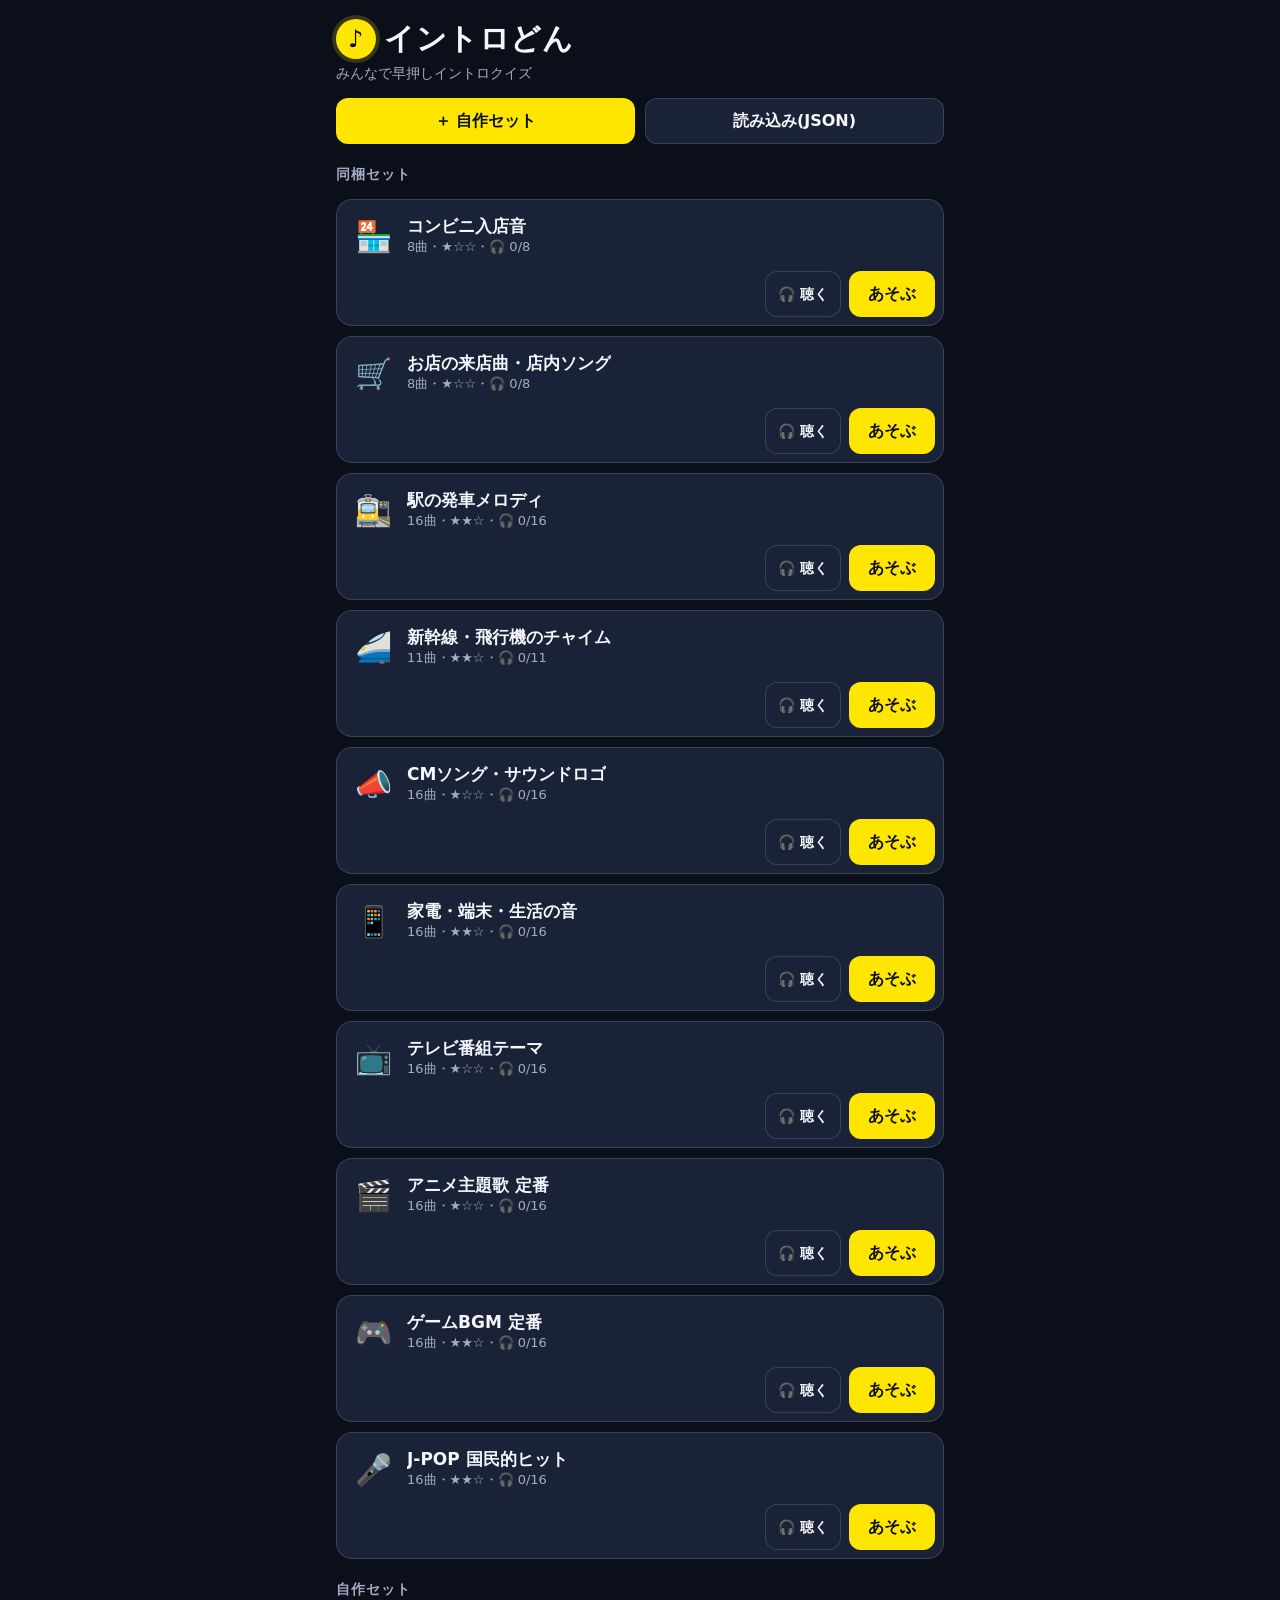
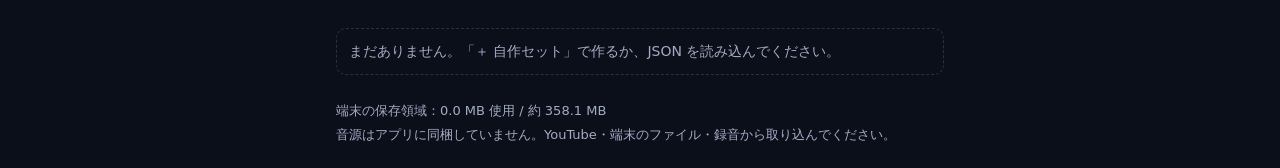
<file: intro-don/index.html>
<!doctype html>
<html lang="ja">
<head>
  <meta charset="utf-8">
  <meta name="viewport" content="width=device-width, initial-scale=1, viewport-fit=cover">
  <meta name="theme-color" content="#0b0f1a">
  <meta name="color-scheme" content="dark">
  <meta name="apple-mobile-web-app-capable" content="yes">
  <meta name="mobile-web-app-capable" content="yes">
  <meta name="apple-mobile-web-app-status-bar-style" content="black-translucent">
  <meta name="apple-mobile-web-app-title" content="イントロどん">
  <meta name="format-detection" content="telephone=no">
  <meta name="description" content="スマホ1台でみんなで遊べる早押しイントロクイズ。YouTube・端末の音源・その場録音に対応。">
  <title>イントロどん｜みんなで早押しイントロクイズ</title>
  <link rel="apple-touch-icon" href="assets/icon-512.png">
  <link rel="icon" href="assets/icon.svg" type="image/svg+xml">
  <link rel="manifest" href="manifest.webmanifest">
  <link rel="stylesheet" href="styles.css">
  <script type="module" src="app.js"></script>
</head>
<body>
<div id="app">

  <!-- ===== 1. ホーム ===== -->
  <section class="screen" data-screen="home" hidden>
    <header class="app-bar app-bar-home">
      <h1 class="brand"><span class="brand-mark" aria-hidden="true">♪</span>イントロどん</h1>
      <p class="tagline">みんなで早押しイントロクイズ</p>
    </header>
    <div id="offline-banner" class="banner banner-offline" hidden>圏外：YouTube 音源は再生できません。端末音源・録音は OK</div>
    <div class="home-actions">
      <button id="btn-new-set" class="btn btn-primary" type="button">＋ 自作セット</button>
      <button id="btn-import" class="btn" type="button">読み込み(JSON)</button>
    </div>
    <h2 class="section-title">同梱セット</h2>
    <div id="builtin-list" class="set-list" aria-live="polite"></div>
    <p id="builtin-empty" class="empty" hidden>同梱セットを読み込めませんでした。</p>
    <h2 class="section-title">自作セット</h2>
    <div id="user-list" class="set-list"></div>
    <p id="user-empty" class="empty" hidden>まだありません。「＋ 自作セット」で作るか、JSON を読み込んでください。</p>
    <footer class="home-foot">
      <p id="storage-usage" class="muted small"></p>
      <p class="muted small">音源はアプリに同梱していません。YouTube・端末のファイル・録音から取り込んでください。</p>
    </footer>
  </section>

  <!-- ===== 2. セット詳細／編集 ===== -->
  <section class="screen" data-screen="set" hidden>
    <header class="app-bar app-bar-nav">
      <button class="btn-icon" type="button" data-nav="home" aria-label="ホームへ戻る">‹</button>
      <h1 id="set-heading" class="app-bar-title">セット</h1>
      <span id="set-kind-badge" class="kind-badge"></span>
    </header>

    <div id="set-readonly" class="set-head" hidden>
      <div class="set-head-row">
        <span id="set-view-emoji" class="set-emoji-lg" aria-hidden="true"></span>
        <div class="grow">
          <h2 id="set-view-title" class="set-view-title"></h2>
          <p id="set-view-meta" class="muted small"></p>
        </div>
      </div>
      <p id="set-view-desc" class="muted"></p>
      <p id="set-view-credits" class="muted small"></p>
      <button id="btn-clone" class="btn" type="button">複製して編集</button>
    </div>

    <form id="set-form" class="set-head set-form" hidden autocomplete="off">
      <div class="field-row">
        <label class="field field-emoji">絵文字<input id="set-emoji" maxlength="2" inputmode="text" placeholder="🎵"></label>
        <label class="field grow">タイトル<input id="set-title" maxlength="40" required placeholder="セット名"></label>
      </div>
      <label class="field">説明<input id="set-desc" maxlength="200" placeholder="どんな曲が出るか（任意）"></label>
      <div class="field-row">
        <label class="field">初回の秒数<input id="set-play-seconds" type="number" min="0.5" max="30" step="0.5" inputmode="decimal"></label>
        <label class="field">延長の秒数<input id="set-extend-seconds" type="number" min="0.5" max="30" step="0.5" inputmode="decimal"></label>
        <label class="field">難易度
          <select id="set-difficulty">
            <option value="1">★☆☆</option>
            <option value="2">★★☆</option>
            <option value="3">★★★</option>
          </select>
        </label>
      </div>
      <p id="set-form-status" class="muted small" aria-live="polite"></p>
    </form>

    <div class="set-toolbar">
      <button id="btn-play-set" class="btn btn-primary" type="button">このセットであそぶ</button>
      <button id="btn-add-question" class="btn" type="button">＋ 問題を追加</button>
      <button id="btn-export" class="btn" type="button">書き出し(JSON)</button>
      <button id="btn-delete-set" class="btn btn-danger" type="button">セットを削除</button>
    </div>

    <ol id="q-list" class="q-list"></ol>
    <p id="q-empty" class="empty" hidden>問題がありません。「＋ 問題を追加」から作ってください。</p>
  </section>

  <!-- ===== 3. ゲーム設定 ===== -->
  <section class="screen" data-screen="setup" hidden>
    <header class="app-bar app-bar-nav">
      <button class="btn-icon" type="button" data-nav="back" aria-label="戻る">‹</button>
      <h1 class="app-bar-title">ゲーム設定</h1>
    </header>
    <p id="setup-set-name" class="setup-set"></p>

    <div class="segment segment-3" role="radiogroup" aria-label="モード" id="mode-seg">
      <button type="button" class="seg-btn" role="radio" data-mode="casual" aria-checked="false"><span class="seg-icon" aria-hidden="true">🎧</span><span class="seg-text">きがるモード</span></button>
      <button type="button" class="seg-btn" role="radio" data-mode="host" aria-checked="true"><span class="seg-icon" aria-hidden="true">🎤</span><span class="seg-text">司会モード</span></button>
      <button type="button" class="seg-btn" role="radio" data-mode="buzzer" aria-checked="false"><span class="seg-icon" aria-hidden="true">✋</span><span class="seg-text">早押しモード</span></button>
    </div>
    <p id="mode-desc" class="muted small"></p>

    <!-- 人数・名前（きがるモードでは隠す） -->
    <div id="players-block" class="players-block">
      <div class="field-row field-row-center">
        <span class="field-label">人数</span>
        <div class="stepper">
          <button type="button" id="players-minus" aria-label="人数を減らす">−</button>
          <output id="players-count">2</output>
          <button type="button" id="players-plus" aria-label="人数を増やす">＋</button>
        </div>
      </div>
      <div id="players-list" class="players-list"></div>
    </div>

    <details class="adv" open>
      <summary id="adv-summary">秒数・得点・出題</summary>
      <div class="field-row">
        <label class="field">初回の秒数<input id="setup-play-seconds" type="number" min="0.5" max="30" step="0.5" inputmode="decimal"></label>
        <label class="field">延長の秒数<input id="setup-extend-seconds" type="number" min="0.5" max="30" step="0.5" inputmode="decimal"></label>
      </div>
      <!-- 得点・ペナルティ（きがるモードでは隠す） -->
      <div class="field-row" id="setup-points-row">
        <label class="field">1回目の得点<input id="setup-points-1" type="number" min="0" max="99" step="1" inputmode="numeric"></label>
        <label class="field">2回目<input id="setup-points-2" type="number" min="0" max="99" step="1" inputmode="numeric"></label>
        <label class="field">3回目以降<input id="setup-points-3" type="number" min="0" max="99" step="1" inputmode="numeric"></label>
      </div>
      <div class="field-row">
        <label class="field" id="setup-penalty-field">誤答
          <select id="setup-penalty">
            <option value="0">0点（解答権を失う）</option>
            <option value="-1">−1点</option>
          </select>
        </label>
        <label class="field">出題数<input id="setup-limit" type="number" min="1" max="200" step="1" inputmode="numeric" placeholder="全問"></label>
      </div>
      <label class="check"><input type="checkbox" id="setup-shuffle" checked>出題順をシャッフル</label>
    </details>

    <button id="btn-start" class="btn btn-primary btn-xl" type="button">スタート</button>
  </section>

  <!-- ===== 4. プレイ ===== -->
  <section class="screen screen-play" data-screen="play" data-mode="host" hidden>
    <header class="play-bar">
      <button class="btn-icon" type="button" id="btn-quit" aria-label="ゲームをやめる">×</button>
      <span id="play-counter" class="play-counter">1 / 10</span>
      <span id="play-mode-badge" class="kind-badge"></span>
    </header>
    <div id="play-scores" class="scores" aria-label="得点"></div>

    <div class="play-body">
      <!-- YouTube の iframe はここに mount。問題中は不透明オーバーレイで覆う（display:none は使わない） -->
      <div class="yt-box" id="yt-box">
        <div id="yt-mount" class="yt-mount"></div>
        <div id="yt-overlay" class="yt-overlay">
          <!-- 暖機中は中央の矩形だけタップを iframe に通す。周囲 4 本の帯はタイトルバー等への誤タップを防ぐ -->
          <div class="yt-band yt-band-top" aria-hidden="true"></div>
          <div class="yt-band yt-band-bottom" aria-hidden="true"></div>
          <div class="yt-band yt-band-left" aria-hidden="true"></div>
          <div class="yt-band yt-band-right" aria-hidden="true"></div>
          <span class="yt-q" aria-hidden="true">？</span>
          <span id="yt-overlay-text" class="yt-overlay-text" aria-live="polite">「どん！」で再生</span>
          <button type="button" id="yt-warmup-skip" class="yt-skip" hidden>スキップ</button>
        </div>
      </div>

      <!-- 司会モード・きがるモード（きがるではストップ・得点表示を隠し、「答えを見る」を主ボタンにする） -->
      <div id="host-stage" class="stage">
        <div class="don-wrap">
          <button id="don-button" class="don" type="button">
            <svg class="don-ring" viewBox="0 0 100 100" aria-hidden="true">
              <circle class="ring-bg" cx="50" cy="50" r="46"></circle>
              <circle id="don-ring-fg" class="ring-fg" cx="50" cy="50" r="46"></circle>
            </svg>
            <span class="don-label">どん！</span>
            <span id="don-sub" class="don-sub"></span>
          </button>
        </div>
        <div id="no-source-panel" class="no-source" hidden>
          <p class="no-source-title">別アプリで再生してください</p>
          <p id="ns-desc" class="muted small">この問題には音源が設定されていません。司会が自分の音楽アプリで流してください。</p>
          <div class="search-links">
            <a id="ns-yt-link" class="btn btn-link" target="_blank" rel="noopener">YouTubeで探す</a>
            <a id="ns-am-link" class="btn btn-link" target="_blank" rel="noopener">Apple Musicで探す</a>
          </div>
        </div>
        <div class="play-status">
          <span id="play-count-label">再生 0 回</span>
          <span id="play-points-label"></span>
        </div>
        <ul id="hint-area" class="hints"></ul>
        <div class="play-controls">
          <button id="btn-hint" class="btn" type="button">ヒント</button>
          <button id="btn-stop" class="btn btn-stop" type="button">ストップ</button>
          <button id="btn-reveal" class="btn" type="button">答えを見る</button>
        </div>
      </div>

      <!-- 司会モード：停止後の正解者選択 -->
      <div id="judge-panel" class="judge" hidden>
        <h2 class="judge-title">正解者をタップ</h2>
        <div id="judge-players" class="judge-players"></div>
        <label class="check"><input type="checkbox" id="judge-wrong-mode">誤答として記録する（×モード）</label>
        <div class="judge-tools">
          <button id="btn-judge-cancel" class="btn" type="button">戻る</button>
          <button id="btn-judge-reveal" class="btn" type="button">答えを見る</button>
        </div>
      </div>

      <!-- 早押しモード：人数分の巨大パネル + 中央ハブ -->
      <div id="buzz-stage" class="buzz-stage" hidden>
        <div id="buzz-grid" class="buzz-grid"></div>
        <div id="buzz-hub" class="buzz-hub">
          <button id="buzz-don" class="don don-mini" type="button">
            <svg class="don-ring" viewBox="0 0 100 100" aria-hidden="true">
              <circle class="ring-bg" cx="50" cy="50" r="46"></circle>
              <circle id="buzz-ring-fg" class="ring-fg" cx="50" cy="50" r="46"></circle>
            </svg>
            <span class="don-label">どん！</span>
            <span id="buzz-don-sub" class="don-sub"></span>
          </button>
          <p id="buzz-status" class="buzz-status"></p>
          <div id="buzz-judge" class="buzz-judge" hidden>
            <button id="buzz-correct" class="btn btn-ok" type="button">○ 正解</button>
            <button id="buzz-wrong" class="btn btn-ng" type="button">× 不正解</button>
          </div>
          <div class="buzz-hub-row">
            <button id="buzz-hint" class="btn btn-sm" type="button">ヒント</button>
            <button id="buzz-reveal" class="btn btn-sm" type="button">答え</button>
          </div>
          <ul id="buzz-hints" class="hints hints-sm"></ul>
          <div id="buzz-no-source" class="no-source no-source-sm" hidden>
            <p class="no-source-title">別アプリで再生</p>
            <div class="search-links">
              <a id="bz-yt-link" class="btn btn-link btn-sm" target="_blank" rel="noopener">YouTube</a>
              <a id="bz-am-link" class="btn btn-link btn-sm" target="_blank" rel="noopener">Apple Music</a>
            </div>
          </div>
        </div>
      </div>

      <!-- 正解表示 -->
      <div id="reveal-panel" class="reveal" hidden>
        <p class="reveal-label">正解</p>
        <h2 id="reveal-answer" class="reveal-answer"></h2>
        <p id="reveal-subtitle" class="reveal-subtitle"></p>
        <p id="reveal-winner" class="reveal-winner"></p>
        <img id="reveal-thumb" class="reveal-thumb" alt="" hidden>
        <p id="reveal-trivia" class="trivia"></p>
        <p id="reveal-aliases" class="muted small"></p>
        <button id="btn-next" class="btn btn-primary btn-xl" type="button">次の問題</button>
      </div>
    </div>
  </section>

  <!-- ===== 5. 結果 ===== -->
  <section class="screen" data-screen="result" hidden>
    <header class="app-bar">
      <h1 id="result-title" class="app-bar-title">結果発表</h1>
    </header>
    <p id="result-set" class="muted"></p>
    <ol id="ranking" class="ranking"></ol>
    <!-- きがるモード：順位表の代わりに聴いた曲のリスト -->
    <h2 id="listened-title" class="listened-title" hidden></h2>
    <ol id="listened" class="listened" hidden></ol>
    <pre id="summary-text" class="summary"></pre>
    <div class="result-actions">
      <button id="btn-share" class="btn" type="button">共有</button>
      <button id="btn-again" class="btn btn-primary" type="button">もう一回</button>
      <button id="btn-home" class="btn" type="button">ホームへ</button>
    </div>
  </section>

</div>

<!-- ===== 問題編集モーダル ===== -->
<dialog id="dlg-question" class="dialog" aria-labelledby="q-dialog-title">
  <form id="q-form" class="dialog-body" autocomplete="off">
    <header class="dialog-head">
      <h2 id="q-dialog-title">問題を編集</h2>
      <button type="button" class="btn-icon" data-close aria-label="閉じる">×</button>
    </header>
    <label class="field">答え（必須）<input id="q-answer" maxlength="80" required placeholder="曲名・作品名など"></label>
    <fieldset class="source-box">
      <legend>音源</legend>
      <p id="q-source-status" class="source-status" aria-live="polite"></p>
      <div class="field-row">
        <button type="button" id="btn-preview" class="btn btn-sm" hidden>試聴(3秒)</button>
        <button type="button" id="btn-clear-source" class="btn btn-sm" hidden>音源を外す</button>
      </div>
      <div class="tabs" role="tablist" id="source-tabs">
        <button type="button" class="tab" role="tab" id="tab-youtube" data-tab="youtube" aria-selected="true" aria-controls="panel-youtube">YouTube</button>
        <button type="button" class="tab" role="tab" id="tab-file" data-tab="file" aria-selected="false" aria-controls="panel-file">端末ファイル</button>
        <button type="button" class="tab" role="tab" id="tab-record" data-tab="record" aria-selected="false" aria-controls="panel-record">録音</button>
      </div>
      <div class="tab-panel" id="panel-youtube" role="tabpanel" aria-labelledby="tab-youtube" data-tab-panel="youtube">
        <label class="field">YouTube の URL または 動画ID<input id="q-yt-url" inputmode="url" placeholder="https://www.youtube.com/watch?v=…"></label>
        <div class="field-row field-row-end">
          <button type="button" id="btn-yt-paste" class="btn btn-sm">クリップボードから貼り付け</button>
        </div>
        <div class="field-row field-row-end">
          <label class="field">開始秒<input id="q-yt-start" type="number" min="0" max="36000" step="1" inputmode="numeric" value="0"></label>
          <button type="button" id="btn-yt-apply" class="btn">この動画を使う</button>
        </div>
        <p id="q-yt-error" class="error" hidden></p>
      </div>
      <div class="tab-panel" id="panel-file" role="tabpanel" aria-labelledby="tab-file" data-tab-panel="file" hidden>
        <label class="btn file-btn">ファイルを選ぶ<input id="q-file" type="file" accept="audio/*,.m4a,.mp3,.aac,.wav,.ogg,.webm,.mp4"></label>
        <p class="muted small">「ファイル」App の音声やボイスメモ（共有→“ファイルに保存”）、撮影した動画を選べます。ミュージック App の曲は選べません。50MB まで。圏外でも再生できます。</p>
      </div>
      <div class="tab-panel" id="panel-record" role="tabpanel" aria-labelledby="tab-record" data-tab-panel="record" hidden>
        <div class="rec-row">
          <button type="button" id="btn-rec" class="btn btn-rec">● 録音開始</button>
          <span id="rec-time" class="rec-time">0:00</span>
        </div>
        <div class="level-meter" aria-hidden="true"><div id="rec-level" class="level-bar"></div></div>
        <p class="muted small">最大60秒。マイクの許可が必要です。</p>
      </div>
      <div class="field-row">
        <label class="field">開始秒（端末・録音）<input id="q-local-start" type="number" min="0" max="36000" step="0.5" inputmode="decimal" value="0"></label>
      </div>
      <div class="search-links">
        <a id="link-yt-search" class="btn btn-link" target="_blank" rel="noopener">YouTubeで探す</a>
        <a id="link-am-search" class="btn btn-link" target="_blank" rel="noopener">Apple Musicで探す</a>
      </div>
    </fieldset>
    <label class="field">別解（カンマ区切り）<input id="q-aliases" placeholder="略称・別表記など"></label>
    <label class="field">補足（正解時に表示）<input id="q-subtitle" maxlength="120" placeholder="アーティスト名・作曲者など"></label>
    <label class="field">ヒント（1行に1つ・最大5）<textarea id="q-hints" rows="3"></textarea></label>
    <label class="field">豆知識<textarea id="q-trivia" rows="2" maxlength="300"></textarea></label>
    <label class="field">検索語（音源を探すとき用）<input id="q-search" placeholder="空欄なら答えで検索"></label>


    <p id="q-error" class="error" hidden></p>
    <footer class="dialog-foot">
      <button type="button" id="btn-q-delete" class="btn btn-danger">この問題を削除</button>
      <button type="submit" id="btn-q-save" class="btn btn-primary">保存</button>
    </footer>
  </form>
</dialog>

<!-- ===== JSON 読み込みモーダル ===== -->
<dialog id="dlg-import" class="dialog" aria-labelledby="import-dialog-title">
  <form id="import-form" class="dialog-body" autocomplete="off">
    <header class="dialog-head">
      <h2 id="import-dialog-title">JSON を読み込み</h2>
      <button type="button" class="btn-icon" data-close aria-label="閉じる">×</button>
    </header>
    <label class="btn file-btn">ファイルを選ぶ<input id="import-file" type="file" accept=".json,application/json"></label>
    <label class="field">またはテキストを貼り付け<textarea id="import-text" rows="6" placeholder='{"schemaVersion":1, …}'></textarea></label>
    <p id="import-error" class="error" hidden></p>
    <footer class="dialog-foot">
      <button type="button" class="btn" data-close>キャンセル</button>
      <button type="submit" id="btn-import-confirm" class="btn btn-primary">読み込む</button>
    </footer>
  </form>
</dialog>

<!-- ===== JSON 書き出しモーダル ===== -->
<dialog id="dlg-export" class="dialog" aria-labelledby="export-dialog-title">
  <div class="dialog-body">
    <header class="dialog-head">
      <h2 id="export-dialog-title">JSON を書き出し</h2>
      <button type="button" class="btn-icon" data-close aria-label="閉じる">×</button>
    </header>
    <p id="export-note" class="muted small"></p>
    <textarea id="export-text" rows="8" readonly></textarea>
    <footer class="dialog-foot">
      <button type="button" id="btn-export-copy" class="btn">コピー</button>
      <button type="button" id="btn-export-download" class="btn btn-primary">ダウンロード／共有</button>
    </footer>
  </div>
</dialog>

<!-- ===== 共有ターゲット：この動画を問題に追加 ===== -->
<dialog id="dlg-share" class="dialog" aria-labelledby="share-dialog-title">
  <form id="share-form" class="dialog-body" autocomplete="off">
    <header class="dialog-head">
      <h2 id="share-dialog-title">この動画を問題に追加</h2>
      <button type="button" class="btn-icon" data-close aria-label="閉じる">×</button>
    </header>
    <p class="muted small">動画ID: <code id="share-video-id"></code></p>
    <label class="field">追加先のセット
      <select id="share-set-select"></select>
    </label>
    <label class="field">答え（必須）<input id="share-answer" maxlength="80" required placeholder="曲名など"></label>
    <p id="share-error" class="error" hidden></p>
    <footer class="dialog-foot">
      <button type="button" class="btn" data-close>キャンセル</button>
      <button type="submit" class="btn btn-primary">追加</button>
    </footer>
  </form>
</dialog>

<div id="toast-host" class="toast-host" aria-live="polite"></div>

<!-- ===== テンプレート ===== -->
<template id="tpl-set-card">
  <article class="set-card">
    <button class="set-card-main" type="button" data-action="open">
      <span class="set-emoji" aria-hidden="true"></span>
      <span class="set-info">
        <span class="set-title"></span>
        <span class="set-meta"></span>
      </span>
    </button>
    <button class="btn btn-sm btn-listen" type="button" data-action="listen" aria-label="きがるモードで聴く">🎧 聴く</button>
    <button class="btn btn-play" type="button" data-action="play">あそぶ</button>
  </article>
</template>

<template id="tpl-q-item">
  <li class="q-item">
    <button class="q-item-btn" type="button" data-action="edit">
      <span class="q-no"></span>
      <span class="q-main">
        <span class="q-answer"></span>
        <span class="q-sub"></span>
      </span>
      <span class="q-badge"></span>
    </button>
  </li>
</template>

<template id="tpl-player-row">
  <div class="player-row">
    <span class="player-swatch" aria-hidden="true"></span>
    <input class="player-name" maxlength="12" aria-label="プレイヤー名">
  </div>
</template>

<template id="tpl-buzz-panel">
  <div class="buzz-panel" role="button" tabindex="0">
    <span class="buzz-name"></span>
    <span class="buzz-score"></span>
    <span class="buzz-state"></span>
  </div>
</template>

<template id="tpl-listened-row">
  <li class="listened-row">
    <span class="listened-no"></span>
    <span class="listened-main">
      <span class="listened-answer"></span>
      <span class="listened-sub"></span>
    </span>
  </li>
</template>

<template id="tpl-rank-row">
  <li class="rank-row">
    <span class="rank-no"></span>
    <span class="rank-swatch" aria-hidden="true"></span>
    <span class="rank-name"></span>
    <span class="rank-score"></span>
  </li>
</template>
</body>
</html>
</file>
<file: intro-don/styles.css>
/* イントロどん — スタイル
   スマホ縦持ち最優先（360〜430px）。屋外でも読める高コントラストのダーク固定配色。 */

:root {
  --bg: #0b0f1a;
  --bg-2: #121829;
  --surface: #1a2237;
  --surface-2: #232d47;
  --line: rgba(255, 255, 255, 0.14);
  --text: #f5f7fc;
  --muted: #a3acc4;
  --yellow: #ffe600;
  --magenta: #ff2d95;
  --cyan: #2de2ff;
  --green: #3cff8f;
  --red: #ff5252;
  --ink: #0b0f1a;
  --radius: 16px;
  --radius-sm: 10px;
  --tap: 44px;
  --sat: env(safe-area-inset-top, 0px);
  --sar: env(safe-area-inset-right, 0px);
  --sab: env(safe-area-inset-bottom, 0px);
  --sal: env(safe-area-inset-left, 0px);
  color-scheme: dark;
}

* { box-sizing: border-box; }
[hidden] { display: none !important; }

html { height: 100%; -webkit-text-size-adjust: 100%; }
body {
  margin: 0;
  min-height: 100%;
  background: var(--bg);
  color: var(--text);
  font-family: system-ui, -apple-system, "Hiragino Sans", "Noto Sans JP", sans-serif;
  font-size: 16px;
  line-height: 1.5;
  touch-action: manipulation;
  -webkit-tap-highlight-color: transparent;
  overscroll-behavior-y: none;
}
button, input, select, textarea { font: inherit; color: inherit; }
button { cursor: pointer; }
:focus-visible { outline: 3px solid var(--cyan); outline-offset: 2px; }
h1, h2, h3, p { margin: 0; }
a { color: var(--cyan); }
code { font-family: ui-monospace, SFMono-Regular, Menlo, monospace; }

#app { min-height: 100vh; min-height: 100dvh; }

/* ---------- 画面の共通枠 ---------- */
.screen {
  min-height: 100vh;
  min-height: 100dvh;
  padding: calc(var(--sat) + 8px) calc(var(--sar) + 16px) calc(var(--sab) + 24px) calc(var(--sal) + 16px);
  display: flex;
  flex-direction: column;
  gap: 14px;
}

.app-bar { display: flex; align-items: center; gap: 10px; min-height: var(--tap); }
.app-bar-home { flex-direction: column; align-items: flex-start; gap: 2px; padding-top: 8px; }
.app-bar-title { font-size: 20px; font-weight: 800; flex: 1 1 auto; overflow: hidden; text-overflow: ellipsis; white-space: nowrap; }
.brand { font-size: 30px; font-weight: 900; letter-spacing: 0.02em; display: flex; align-items: center; gap: 8px; }
.brand-mark {
  display: inline-grid; place-items: center; width: 40px; height: 40px; border-radius: 50%;
  background: var(--yellow); color: var(--ink); font-size: 24px; font-weight: 900;
  box-shadow: 0 0 0 4px rgba(255, 230, 0, 0.18);
}
.tagline { color: var(--muted); font-size: 14px; }
.section-title { font-size: 14px; font-weight: 700; color: var(--muted); letter-spacing: 0.08em; margin-top: 6px; }
.muted { color: var(--muted); }
.small { font-size: 13px; }
.empty { color: var(--muted); font-size: 14px; padding: 12px; border: 1px dashed var(--line); border-radius: var(--radius-sm); }
.error { color: var(--red); font-size: 14px; font-weight: 600; }
.grow { flex: 1 1 auto; min-width: 0; }

.banner {
  padding: 10px 12px; border-radius: var(--radius-sm); font-size: 14px; font-weight: 600;
}
.banner-offline { background: rgba(255, 82, 82, 0.16); color: #ffb3b3; border: 1px solid rgba(255, 82, 82, 0.5); }

.kind-badge {
  font-size: 12px; font-weight: 700; padding: 3px 8px; border-radius: 999px;
  background: var(--surface-2); color: var(--muted); white-space: nowrap;
}

/* ---------- ボタン ---------- */
.btn {
  display: inline-flex; align-items: center; justify-content: center; gap: 6px;
  min-height: var(--tap); padding: 10px 16px;
  border-radius: 12px; border: 1px solid var(--line);
  background: var(--surface); color: var(--text);
  font-weight: 700; font-size: 16px; text-decoration: none;
  transition: transform 0.08s ease, background 0.15s ease;
  user-select: none; -webkit-user-select: none;
}
.btn:active { transform: scale(0.97); background: var(--surface-2); }
.btn:disabled { opacity: 0.4; pointer-events: none; }
.btn-primary { background: var(--yellow); color: var(--ink); border-color: transparent; }
.btn-primary:active { background: #e6cf00; }
.btn-danger { color: var(--red); border-color: rgba(255, 82, 82, 0.5); }
.btn-link { color: var(--cyan); }
.btn-sm { min-height: var(--tap); padding: 6px 12px; font-size: 14px; }
.btn-xl { min-height: 60px; font-size: 20px; border-radius: 16px; width: 100%; }
.btn-ok { background: var(--green); color: var(--ink); border-color: transparent; }
.btn-ng { background: var(--red); color: #fff; border-color: transparent; }
.btn-stop { background: var(--magenta); color: #fff; border-color: transparent; }
.btn-icon {
  width: var(--tap); height: var(--tap); flex: 0 0 auto;
  border-radius: 50%; border: 1px solid var(--line); background: var(--surface);
  font-size: 26px; line-height: 1; display: grid; place-items: center;
}
.file-btn { position: relative; overflow: hidden; }
.file-btn input[type="file"] { position: absolute; inset: 0; opacity: 0; width: 100%; height: 100%; cursor: pointer; }

/* ---------- フォーム ---------- */
.field { display: flex; flex-direction: column; gap: 4px; font-size: 13px; font-weight: 700; color: var(--muted); min-width: 0; flex: 1 1 0; }
.field input, .field select, .field textarea, textarea#export-text {
  min-height: var(--tap); padding: 8px 12px; border-radius: var(--radius-sm);
  border: 1px solid var(--line); background: var(--bg-2); color: var(--text);
  font-size: 16px; font-weight: 500; width: 100%;
}
.field textarea, textarea#export-text { resize: vertical; line-height: 1.4; }
.field input:focus, .field select:focus, .field textarea:focus { border-color: var(--cyan); }
.field input:focus:not(:focus-visible), .field select:focus:not(:focus-visible), .field textarea:focus:not(:focus-visible) { outline: none; }
.field-row { display: flex; gap: 10px; align-items: flex-end; flex-wrap: wrap; }
.field-row-center { align-items: center; justify-content: space-between; }
.field-row-end { align-items: flex-end; }
.field-emoji { flex: 0 0 72px; }
.field-emoji input { text-align: center; font-size: 22px; }
.field-label { font-size: 15px; font-weight: 700; }
.check { display: flex; align-items: center; gap: 10px; min-height: var(--tap); font-size: 15px; font-weight: 600; }
.check input { width: 22px; height: 22px; accent-color: var(--yellow); }

/* ---------- ホーム ---------- */
.home-actions { display: grid; grid-template-columns: 1fr 1fr; gap: 10px; }
.set-list { display: flex; flex-direction: column; gap: 10px; }
.set-card {
  /* 1 段目：絵文字＋タイトル（全幅）、2 段目：「聴く」「あそぶ」を右寄せ。タイトルを途中で折らない */
  display: grid; grid-template-columns: 1fr auto auto; grid-template-areas: "main main main" ". listen play";
  column-gap: 8px; row-gap: 6px;
  background: var(--surface); border: 1px solid var(--line); border-radius: var(--radius); padding: 8px;
}
.set-card-main {
  grid-area: main; min-width: 0; display: flex; align-items: center; gap: 12px; text-align: left;
  background: none; border: 0; padding: 6px; border-radius: var(--radius-sm); min-height: var(--tap);
}
.set-card-main:active { background: var(--surface-2); }
.set-emoji { font-size: 30px; width: 44px; text-align: center; flex: 0 0 auto; }
.set-info { display: flex; flex-direction: column; min-width: 0; }
.set-title { font-weight: 800; font-size: 17px; line-height: 1.25; overflow: hidden; text-overflow: ellipsis; white-space: nowrap; }
.set-meta { font-size: 13px; color: var(--muted); }
.btn-play { grid-area: play; background: var(--yellow); color: var(--ink); border-color: transparent; padding: 10px 18px; }
/* 「🎧 聴く」：きがるモードで即スタート（「あそぶ」より控えめ。タップ領域は 44px を確保） */
.btn-listen { grid-area: listen; padding: 6px 12px; font-size: 14px; gap: 4px; white-space: nowrap; }
.home-foot { margin-top: auto; padding-top: 12px; display: flex; flex-direction: column; gap: 4px; }

/* ---------- セット詳細／編集 ---------- */
.set-head { background: var(--surface); border: 1px solid var(--line); border-radius: var(--radius); padding: 14px; display: flex; flex-direction: column; gap: 10px; }
.set-head-row { display: flex; align-items: center; gap: 12px; }
.set-emoji-lg { font-size: 42px; }
.set-view-title { font-size: 22px; font-weight: 800; }
.set-toolbar { display: grid; grid-template-columns: 1fr 1fr; gap: 10px; }
.set-toolbar #btn-play-set { grid-column: 1 / -1; }
.set-toolbar[data-readonly="true"] #btn-export { grid-column: 1 / -1; }
.q-list { list-style: none; margin: 0; padding: 0; display: flex; flex-direction: column; gap: 8px; }
.q-item-btn {
  width: 100%; display: flex; align-items: center; gap: 10px; text-align: left;
  background: var(--surface); border: 1px solid var(--line); border-radius: 12px; padding: 10px 12px; min-height: 56px;
}
.q-item-btn:active { background: var(--surface-2); }
.q-no { color: var(--muted); font-size: 13px; font-weight: 700; width: 28px; flex: 0 0 auto; }
.q-main { flex: 1 1 auto; min-width: 0; display: flex; flex-direction: column; }
.q-answer { font-weight: 800; overflow: hidden; text-overflow: ellipsis; white-space: nowrap; }
.q-sub { font-size: 13px; color: var(--muted); overflow: hidden; text-overflow: ellipsis; white-space: nowrap; }
.q-badge { font-size: 12px; font-weight: 800; padding: 4px 8px; border-radius: 999px; flex: 0 0 auto; background: var(--surface-2); color: var(--muted); }
.q-badge[data-kind="youtube"] { background: rgba(255, 45, 149, 0.2); color: #ff8ac4; }
.q-badge[data-kind="local"] { background: rgba(45, 226, 255, 0.18); color: var(--cyan); }
.q-badge[data-kind="record"] { background: rgba(60, 255, 143, 0.18); color: var(--green); }
.q-badge[data-kind="none"] { background: rgba(255, 255, 255, 0.06); color: var(--muted); border: 1px dashed var(--line); }

/* ---------- ダイアログ（画面下から出るシート） ---------- */
.dialog {
  position: fixed; inset: auto 0 0 0; margin: 0; border: 0; padding: 0;
  width: 100%; max-width: 100%; max-height: calc(100dvh - var(--sat) - 12px); max-height: calc(var(--vvh, 100dvh) - var(--sat) - 12px);
  background: var(--bg-2); color: var(--text);
  border-radius: 20px 20px 0 0; border-top: 1px solid var(--line);
  overflow-y: auto; -webkit-overflow-scrolling: touch;
}
.dialog::backdrop { background: rgba(0, 0, 0, 0.6); }
.dialog-body {
  padding: 12px calc(var(--sar) + 16px) calc(var(--sab) + 16px) calc(var(--sal) + 16px);
  display: flex; flex-direction: column; gap: 12px;
}
.dialog-head { display: flex; align-items: center; justify-content: space-between; gap: 8px; }
.dialog-head h2 { font-size: 18px; font-weight: 800; }
.dialog-foot { display: flex; gap: 10px; justify-content: flex-end; flex-wrap: wrap; padding-top: 4px; }
.dialog-foot .btn { flex: 1 1 auto; }
.source-box { border: 1px solid var(--line); border-radius: var(--radius); padding: 10px 12px 12px; margin: 0; display: flex; flex-direction: column; gap: 10px; min-width: 0; }
.source-box legend { font-size: 13px; font-weight: 700; color: var(--muted); padding: 0 6px; }
.source-status { font-weight: 700; font-size: 15px; word-break: break-all; }
.tabs { display: grid; grid-template-columns: repeat(3, 1fr); gap: 4px; background: var(--bg); padding: 4px; border-radius: 12px; }
.tab { min-height: var(--tap); border: 0; border-radius: 9px; background: transparent; color: var(--muted); font-weight: 700; font-size: 14px; }
.tab[aria-selected="true"] { background: var(--surface-2); color: var(--text); }
.tab-panel { display: flex; flex-direction: column; gap: 10px; }
.search-links { display: grid; grid-template-columns: 1fr 1fr; gap: 8px; }
.rec-row { display: flex; align-items: center; gap: 12px; }
.btn-rec { background: var(--red); color: #fff; border-color: transparent; flex: 1 1 auto; }
.btn-rec[data-recording="true"] { background: var(--surface-2); color: var(--red); border-color: var(--red); animation: recblink 1s infinite; }
@keyframes recblink { 50% { opacity: 0.6; } }
.rec-time { font-variant-numeric: tabular-nums; font-weight: 800; font-size: 18px; min-width: 52px; text-align: right; }
.level-meter { height: 10px; border-radius: 999px; background: var(--bg); overflow: hidden; border: 1px solid var(--line); }
.level-bar { height: 100%; width: 0%; background: linear-gradient(90deg, var(--green), var(--yellow) 70%, var(--red)); transition: width 0.08s linear; }

/* ---------- ゲーム設定 ---------- */
.setup-set { font-weight: 800; font-size: 18px; }
.segment { display: grid; grid-template-columns: 1fr 1fr; gap: 4px; background: var(--surface); padding: 4px; border-radius: 14px; border: 1px solid var(--line); }
.segment-3 { grid-template-columns: repeat(3, 1fr); }
.seg-btn { min-height: 48px; border: 0; border-radius: 11px; background: transparent; color: var(--muted); font-weight: 800; font-size: 16px; }
.seg-btn[aria-checked="true"] { background: var(--yellow); color: var(--ink); }
/* 3 択（きがる／司会／早押し）は絵文字を上段、文字を下段に積んで狭い画面でも収める */
.segment-3 .seg-btn { display: flex; flex-direction: column; align-items: center; justify-content: center; gap: 1px; min-height: 56px; padding: 4px 2px; font-size: 13px; line-height: 1.2; }
.segment-3 .seg-icon { font-size: 20px; line-height: 1; }
.players-block { display: flex; flex-direction: column; gap: 14px; }
.stepper { display: flex; align-items: center; gap: 4px; background: var(--surface); border-radius: 12px; border: 1px solid var(--line); padding: 2px; }
.stepper button { width: var(--tap); height: var(--tap); border: 0; border-radius: 10px; background: var(--surface-2); font-size: 22px; font-weight: 800; }
.stepper output { min-width: 44px; text-align: center; font-size: 20px; font-weight: 800; }
.players-list { display: flex; flex-direction: column; gap: 8px; }
.player-row { display: flex; align-items: center; gap: 10px; }
.player-swatch { width: 28px; height: 28px; border-radius: 50%; flex: 0 0 auto; box-shadow: 0 0 0 3px rgba(255, 255, 255, 0.12); }
.player-name { flex: 1 1 auto; min-height: var(--tap); padding: 8px 12px; border-radius: var(--radius-sm); border: 1px solid var(--line); background: var(--bg-2); font-size: 16px; min-width: 0; }
.adv { background: var(--surface); border: 1px solid var(--line); border-radius: var(--radius); padding: 4px 14px 12px; }
.adv summary { min-height: var(--tap); display: flex; align-items: center; font-weight: 800; cursor: pointer; }
.adv > .field-row, .adv > .check { margin-top: 10px; }

/* ---------- プレイ ---------- */
.screen-play {
  user-select: none; -webkit-user-select: none; -webkit-touch-callout: none;
  gap: 8px; padding-bottom: calc(var(--sab) + 12px);
}
.play-bar { display: flex; align-items: center; gap: 10px; min-height: var(--tap); }
.play-counter { font-weight: 800; font-size: 18px; flex: 1 1 auto; font-variant-numeric: tabular-nums; }
.scores { display: flex; gap: 6px; flex-wrap: nowrap; overflow-x: auto; -webkit-overflow-scrolling: touch; scrollbar-width: none; padding-bottom: 2px; }
.scores::-webkit-scrollbar { display: none; }
.score-chip { flex: 0 0 auto; white-space: nowrap; }
.score-chip {
  display: inline-flex; align-items: center; gap: 6px; padding: 4px 10px; border-radius: 999px;
  background: var(--surface); border: 2px solid var(--chip, var(--line)); font-size: 14px; font-weight: 800;
}
.score-chip b { font-size: 16px; }
.score-chip[data-locked="true"] { opacity: 0.45; text-decoration: line-through; }
.play-body { position: relative; flex: 1 1 auto; display: flex; flex-direction: column; gap: 10px; min-height: 0; }

.yt-box {
  position: relative; width: min(100%, calc(24dvh * 16 / 9)); aspect-ratio: 16 / 9;
  border-radius: var(--radius); overflow: hidden; background: #000; border: 1px solid var(--line);
  margin: 0 auto; flex: 0 0 auto;
}
.yt-mount, .yt-mount iframe { position: absolute; inset: 0; width: 100%; height: 100%; border: 0; }
.yt-mount { overflow: hidden; }
/* タイトルバー・下部のロゴ／おすすめを枠外に押し出し、暖機タップが動画本体に当たるようにする */
.yt-mount iframe { transform: scale(1.35); transform-origin: 50% 50%; }
.yt-box[data-revealed="true"] .yt-mount { pointer-events: none; }
.yt-overlay {
  position: absolute; inset: 0; z-index: 2;
  display: flex; flex-direction: column; align-items: center; justify-content: center; gap: 4px;
  background: radial-gradient(circle at 50% 40%, #2a1d4d, var(--bg-2) 70%);
  color: var(--text); font-weight: 800; opacity: 1; pointer-events: auto;
}
.yt-overlay .yt-q { font-size: 56px; line-height: 1; color: var(--yellow); text-shadow: 0 0 24px rgba(255, 230, 0, 0.5); }
.yt-overlay-text { font-size: 14px; color: var(--muted); }
/* 暖機中はオーバーレイの中央（上下 30%・左右 20% を除いた矩形）だけタップを下の YouTube iframe に届ける。
   見た目は不透明のまま。周囲 4 本の帯（pointer-events:auto）が動画のタイトルバー等への誤タップを防ぐ */
.yt-band { display: none; position: absolute; z-index: 3; pointer-events: auto; background: transparent; }
.yt-overlay[data-warmup="true"] { pointer-events: none; }
.yt-overlay[data-warmup="true"] .yt-band { display: block; }
.yt-band-top { left: 0; right: 0; top: 0; height: 30%; }
.yt-band-bottom { left: 0; right: 0; bottom: 0; height: 30%; }
.yt-band-left { left: 0; top: 30%; bottom: 30%; width: 20%; }
.yt-band-right { right: 0; top: 30%; bottom: 30%; width: 20%; }
.yt-overlay[data-warmup="true"]::after {
  content: ""; position: absolute; inset: 30% 20%; border: 2px dashed var(--yellow); border-radius: 10px; pointer-events: none; opacity: 0.8;
}
.yt-overlay[data-warmup="true"] .yt-overlay-text { color: var(--yellow); font-weight: 700; }
.yt-overlay[data-warmup="true"] .yt-q { font-size: 30px; animation: pulse 0.8s ease-in-out infinite alternate; }
.yt-overlay[data-warmup="true"] .yt-overlay-text { font-size: 13px; padding: 0 22%; text-align: center; }
.yt-skip { pointer-events: auto; position: absolute; right: 6px; bottom: 6px; z-index: 4; min-height: var(--tap); min-width: var(--tap); padding: 4px 12px; font-size: 12px; color: var(--muted); background: rgba(255,255,255,0.08); border: 1px solid rgba(255,255,255,0.2); border-radius: 999px; }
.yt-overlay[data-playing="true"] .yt-q { animation: pulse 0.8s ease-in-out infinite alternate; }
@keyframes pulse { from { transform: scale(1); } to { transform: scale(1.12); } }
.yt-box[data-revealed="true"] .yt-overlay { opacity: 0; pointer-events: none; transition: opacity 0.3s; }

.stage { display: flex; flex-direction: column; gap: 10px; align-items: center; }
.don-wrap { display: grid; place-items: center; width: 100%; padding: 6px 0; }
.don {
  position: relative; width: min(76vw, 320px, 34dvh); aspect-ratio: 1; border-radius: 50%; border: 0;
  background: radial-gradient(circle at 35% 30%, #fff58a, var(--yellow) 45%, #e0c400 100%);
  color: var(--ink); display: flex; flex-direction: column; align-items: center; justify-content: center;
  box-shadow: 0 0 0 8px rgba(255, 230, 0, 0.12), 0 14px 40px rgba(255, 230, 0, 0.25), inset 0 -10px 24px rgba(0, 0, 0, 0.15);
  transition: transform 0.08s ease, box-shadow 0.2s ease;
  touch-action: manipulation;
}
.don:active { transform: scale(0.95); box-shadow: 0 0 0 10px rgba(255, 45, 149, 0.25), 0 4px 16px rgba(255, 230, 0, 0.2); }
.don:disabled { filter: grayscale(0.6) brightness(0.6); box-shadow: none; }
.don[data-playing="true"] { background: radial-gradient(circle at 35% 30%, #ff8fc6, var(--magenta) 45%, #c4106a 100%); color: #fff; }
.don-label { font-size: clamp(44px, 16vw, 72px); font-weight: 900; line-height: 1; letter-spacing: -0.02em; }
.don-sub { font-size: 14px; font-weight: 800; margin-top: 8px; opacity: 0.8; }
.don-ring { position: absolute; inset: -8px; width: calc(100% + 16px); height: calc(100% + 16px); transform: rotate(-90deg); pointer-events: none; }
.ring-bg { fill: none; stroke: rgba(255, 255, 255, 0.1); stroke-width: 5; }
.ring-fg {
  fill: none; stroke: var(--magenta); stroke-width: 5; stroke-linecap: round;
  stroke-dasharray: 289.03; stroke-dashoffset: 289.03;
}
.don[data-playing="true"] .ring-fg { stroke: var(--cyan); }
.play-status { display: flex; justify-content: center; gap: 16px; font-weight: 800; color: var(--muted); font-size: 15px; }
.hints { list-style: none; margin: 0; padding: 0; display: flex; flex-direction: column; gap: 6px; width: 100%; }
.hints li { background: var(--surface); border-left: 4px solid var(--cyan); border-radius: 8px; padding: 8px 12px; font-weight: 600; }
.hints-sm li { font-size: 13px; padding: 6px 10px; }
.play-controls {
  display: grid; grid-template-columns: 1fr 1.4fr 1fr; gap: 8px; width: 100%;
  position: sticky; bottom: calc(var(--sab) + 8px); z-index: 2;
  background: var(--bg); padding: 6px 0; border-radius: 12px;
}
.play-controls .btn-stop { min-height: 56px; font-size: 18px; }
.no-source { background: var(--surface); border: 1px dashed var(--line); border-radius: var(--radius); padding: 14px; width: 100%; display: flex; flex-direction: column; gap: 8px; text-align: center; }
.no-source-title { font-size: 20px; font-weight: 900; color: var(--yellow); }
.no-source-sm { padding: 8px; gap: 6px; }
.no-source-sm .no-source-title { font-size: 15px; }

.judge { display: flex; flex-direction: column; gap: 12px; }
.judge-title { font-size: 22px; font-weight: 900; text-align: center; }
.judge-players { display: grid; grid-template-columns: 1fr 1fr; gap: 10px; }
.judge-btn {
  min-height: 72px; border-radius: 16px; border: 0; font-size: 20px; font-weight: 900; color: var(--ink);
  background: var(--chip, var(--surface)); display: flex; flex-direction: column; align-items: center; justify-content: center; gap: 2px;
}
.judge-btn small { font-size: 13px; font-weight: 700; opacity: 0.75; }
.judge-btn:active { transform: scale(0.96); }
.judge-btn:disabled { opacity: 0.35; }
.judge[data-wrong="true"] .judge-btn { background: var(--surface-2); color: var(--red); border: 2px solid var(--red); }
.judge-tools { display: grid; grid-template-columns: 1fr 1fr; gap: 10px; }

/* きがるモード：得点・ストップ・正解者は無く、「答えを見る」が主ボタン */
.screen-play[data-mode="casual"] .play-controls { grid-template-columns: 1fr 2fr; }
.screen-play[data-mode="casual"] #btn-reveal { background: var(--yellow); color: var(--ink); border-color: transparent; min-height: 60px; font-size: 20px; border-radius: 16px; }
.screen-play[data-mode="casual"] #btn-reveal:active { background: #e6cf00; }

/* 早押しモード */
.buzz-stage { position: relative; flex: 1 1 auto; min-height: 60dvh; border-radius: var(--radius); overflow: hidden; }
.buzz-grid { position: absolute; inset: 0; display: grid; gap: 4px; touch-action: none; }
.buzz-grid[data-count="2"] { grid-template-rows: 1fr 1fr; }
.buzz-grid[data-count="3"] { grid-template-columns: 1fr 1fr; grid-template-rows: 1fr 1fr; }
.buzz-grid[data-count="3"] .buzz-panel:first-child { grid-column: 1 / -1; }
.buzz-grid[data-count="4"] { grid-template-columns: 1fr 1fr; grid-template-rows: 1fr 1fr; }
.buzz-panel {
  /* 中央ハブに隠れないよう、名前・得点は外側の辺（画面の上端／下端）に寄せる */
  position: relative; display: flex; flex-direction: column; align-items: center; justify-content: flex-end; gap: 2px;
  padding: 10px 8px 14px;
  background: var(--chip, var(--surface)); color: var(--ink); border-radius: 12px;
  font-weight: 900; user-select: none; -webkit-user-select: none; touch-action: none;
  transition: filter 0.1s ease;
}
.buzz-panel[data-flip="true"] { transform: rotate(180deg); }
.buzz-panel[data-active="true"] { filter: brightness(1.08); box-shadow: inset 0 0 0 6px #fff, 0 0 40px var(--chip); animation: buzzflash 0.5s ease-in-out infinite alternate; }
@keyframes buzzflash { to { filter: brightness(1.35); } }
.buzz-panel[data-locked="true"] { filter: grayscale(0.8) brightness(0.45); }
.buzz-panel[data-armed="false"] { filter: brightness(0.75); }
.buzz-name { font-size: clamp(20px, 6vw, 30px); }
.buzz-score { font-size: clamp(28px, 9vw, 44px); line-height: 1; }
.buzz-state { font-size: 16px; min-height: 1.4em; }
.buzz-hub {
  position: absolute; left: 50%; top: 50%; transform: translate(-50%, -50%); z-index: 3;
  width: min(62vw, 250px); display: flex; flex-direction: column; align-items: center; gap: 6px;
  background: rgba(11, 15, 26, 0.92); border: 1px solid var(--line); border-radius: 20px; padding: 10px;
  backdrop-filter: blur(6px);
}
.don-mini { width: 120px; }
.don-mini .don-label { font-size: 28px; }
.don-mini .don-sub { font-size: 11px; margin-top: 2px; }
.buzz-status { font-size: 13px; font-weight: 800; color: var(--muted); text-align: center; min-height: 1.4em; }
.buzz-status[data-kind="warmup"] { color: var(--yellow); }
.buzz-status[data-kind="locked"] { color: var(--red); }
.buzz-judge { display: grid; grid-template-columns: 1fr 1fr; gap: 6px; width: 100%; }
.buzz-judge .btn { font-size: 15px; padding: 6px; }
.buzz-hub-row { display: grid; grid-template-columns: 1fr 1fr; gap: 6px; width: 100%; }
.screen-play[data-mode="buzzer"] .yt-box {
  position: absolute; left: 50%; top: 8px; z-index: 4; width: 128px; max-height: none;
  transform: translateX(-50%); border-radius: 10px;
}
.screen-play[data-mode="buzzer"] .yt-overlay .yt-q { font-size: 28px; }
.screen-play[data-mode="buzzer"] .yt-overlay-text { font-size: 10px; }
.screen-play[data-mode="buzzer"] .play-body { min-height: 0; }
.screen-play[data-mode="buzzer"] #play-scores { display: none; }
/* 正解表示：動画枠と正解パネルを縦に積む（重ねない） */
.screen-play[data-mode="buzzer"][data-phase="revealed"] .play-body { flex-direction: column; }
.screen-play[data-mode="buzzer"][data-phase="revealed"] #reveal-panel { position: static; z-index: auto; background: none; width: 100%; }
.screen-play[data-mode="buzzer"][data-phase="revealed"] .yt-box { position: relative; left: auto; top: auto; transform: none; width: min(100%, calc(24dvh * 16 / 9)); z-index: 1; }
.screen-play[data-mode="buzzer"][data-phase="revealed"] .buzz-stage { display: none; }
.screen-play[data-mode="buzzer"][data-phase="revealed"] #play-scores { display: flex; }

/* 正解表示 */
.reveal { display: flex; flex-direction: column; gap: 8px; align-items: center; text-align: center; padding: 8px 0; }
.reveal-label { font-size: 14px; font-weight: 800; color: var(--green); letter-spacing: 0.2em; }
.reveal-answer { font-size: clamp(26px, 8vw, 36px); font-weight: 900; line-height: 1.2; word-break: break-word; }
.reveal-subtitle { color: var(--muted); font-weight: 600; }
.reveal-winner { font-size: 18px; font-weight: 900; color: var(--yellow); min-height: 1.4em; }
.reveal-thumb { width: min(100%, 320px); border-radius: 12px; border: 1px solid var(--line); background: var(--surface); }
.trivia { background: var(--surface); border-radius: 12px; padding: 10px 12px; font-size: 14px; text-align: left; width: 100%; }
.reveal .btn-xl { margin-top: 6px; }

/* ---------- 結果 ---------- */
/* きがるモード：聴いた曲のリスト */
.listened-title { font-size: 20px; font-weight: 900; }
.listened { list-style: none; margin: 0; padding: 0; display: flex; flex-direction: column; gap: 6px; }
.listened-row { display: flex; align-items: center; gap: 10px; padding: 10px 12px; border-radius: 12px; background: var(--surface); border: 1px solid var(--line); min-height: var(--tap); }
.listened-no { color: var(--muted); font-size: 13px; font-weight: 800; width: 28px; flex: 0 0 auto; text-align: right; font-variant-numeric: tabular-nums; }
.listened-main { display: flex; flex-direction: column; min-width: 0; flex: 1 1 auto; }
.listened-answer { font-weight: 800; word-break: break-word; }
.listened-sub { font-size: 13px; color: var(--muted); word-break: break-word; }
.ranking { list-style: none; margin: 0; padding: 0; display: flex; flex-direction: column; gap: 8px; }
.rank-row {
  display: flex; align-items: center; gap: 12px; padding: 12px 14px; border-radius: 14px;
  background: var(--surface); border: 1px solid var(--line); font-weight: 800;
}
.rank-row[data-rank="1"] { background: linear-gradient(90deg, rgba(255, 230, 0, 0.22), var(--surface)); border-color: var(--yellow); }
.rank-no { font-size: 22px; width: 44px; text-align: center; }
.rank-swatch { width: 22px; height: 22px; border-radius: 50%; }
.rank-name { flex: 1 1 auto; font-size: 18px; min-width: 0; overflow: hidden; text-overflow: ellipsis; white-space: nowrap; }
.rank-score { font-size: 22px; font-variant-numeric: tabular-nums; }
.summary { white-space: pre-wrap; word-break: break-word; font-family: inherit; font-size: 14px; background: var(--bg-2); border: 1px solid var(--line); border-radius: 12px; padding: 12px; margin: 0; color: var(--muted); }
.result-actions { display: grid; grid-template-columns: 1fr 1fr; gap: 10px; margin-top: auto; }
.result-actions #btn-again { grid-column: 1 / -1; min-height: 60px; font-size: 20px; }

/* ---------- トースト ---------- */
.toast-host {
  position: fixed; left: 0; right: 0; bottom: calc(var(--sab) + 16px); z-index: 1000;
  display: flex; flex-direction: column; align-items: center; gap: 8px; pointer-events: none; padding: 0 16px;
}
.toast {
  pointer-events: auto; display: flex; align-items: center; gap: 12px; max-width: 480px; width: 100%;
  background: #f5f7fc; color: var(--ink); padding: 12px 16px; border-radius: 14px; font-weight: 700; font-size: 15px;
  box-shadow: 0 10px 30px rgba(0, 0, 0, 0.5); animation: toastin 0.2s ease-out;
}
.toast[data-kind="error"] { background: var(--red); color: #fff; }
.toast[data-kind="success"] { background: var(--green); }
.toast-msg { flex: 1 1 auto; }
.toast-close { min-width: 44px; min-height: 44px; margin: -8px -8px -8px 0; border: 0; background: transparent; color: inherit; font-size: 22px; font-weight: 800; }
.toast-action { min-height: 36px; padding: 4px 12px; border-radius: 8px; border: 2px solid currentColor; background: transparent; font-weight: 800; white-space: nowrap; }
@keyframes toastin { from { transform: translateY(16px); opacity: 0; } }
/* プレイ画面ではどん！ボタン・早押しパネルに被らないよう上部に出す */
body[data-active-screen="play"] .toast-host { bottom: auto; top: calc(var(--sat) + 56px); }
body:has(.screen-play:not([hidden])) .toast-host { bottom: auto; top: calc(var(--sat) + 56px); }
/* プレイ中は早押しパネルへのタップを遮らない（アクションボタンだけ押せる） */
body[data-active-screen="play"] .toast,
body:has(.screen-play:not([hidden])) .toast { pointer-events: none; }
body[data-active-screen="play"] .toast-action,
body[data-active-screen="play"] .toast-close,
body:has(.screen-play:not([hidden])) .toast-action,
body:has(.screen-play:not([hidden])) .toast-close { pointer-events: auto; }

/* ---------- 横向き（早押し）・広い画面 ---------- */
@media (orientation: landscape) and (max-height: 500px) {
  .screen-play { max-width: none; }
  .screen-play[data-mode="buzzer"] .buzz-hub { width: min(40vw, 220px); padding: 6px; gap: 4px; }
  .screen-play[data-mode="buzzer"] .don-mini { width: 92px; }
  .screen-play[data-mode="buzzer"] .don-mini .don-label { font-size: 22px; }
  /* 動画枠はハブと重ならないよう左上に退避 */
  .screen-play[data-mode="buzzer"]:not([data-phase="revealed"]) .yt-box { left: 8px; top: 8px; transform: none; width: 112px; }
  .screen-play[data-mode="buzzer"] .buzz-grid[data-count="2"] { grid-template-rows: 1fr; grid-template-columns: 1fr 1fr; }
  .screen-play[data-mode="buzzer"] .buzz-grid[data-count="2"] .buzz-panel:first-child { transform: rotate(90deg); }
  .screen-play[data-mode="buzzer"] .buzz-grid[data-count="2"] .buzz-panel:last-child { transform: rotate(-90deg); }
  .don { width: min(34dvh, 220px); }
  .don-label { font-size: 36px; }
}
@media (min-width: 640px) {
  .screen { max-width: 640px; margin: 0 auto; width: 100%; }
  .dialog { max-width: 640px; left: 50%; right: auto; transform: translateX(-50%); }
}
@media (prefers-reduced-motion: reduce) {
  * { animation: none !important; transition: none !important; }
}
</file>
